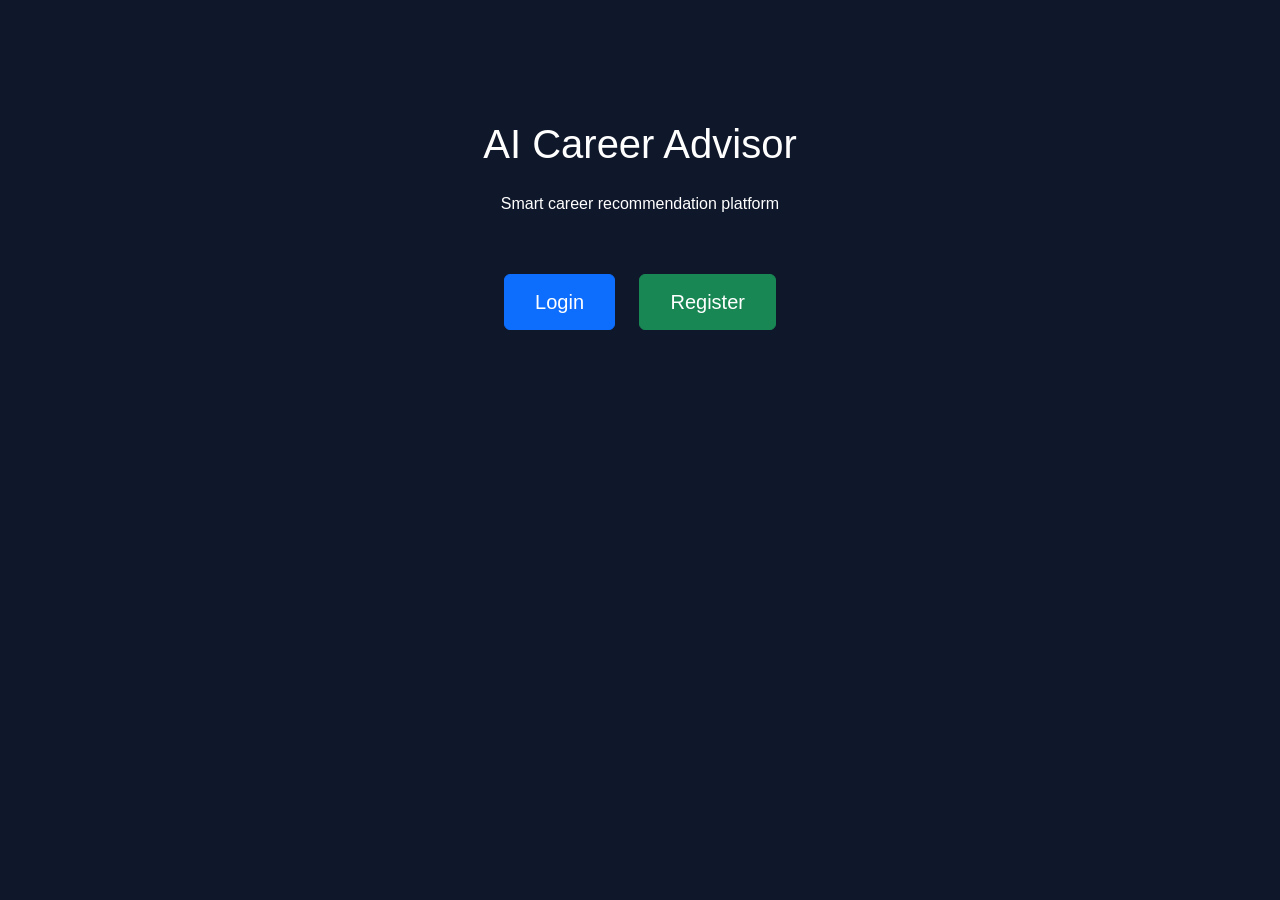
<file: templates/index.html>
<!DOCTYPE html>
<html>

<head>

    <title>AI Career Advisor</title>

    <meta charset="UTF-8">

    <meta name="viewport"
          content="width=device-width, initial-scale=1">

    <link
        href="https://cdn.jsdelivr.net/npm/bootstrap@5.3.3/dist/css/bootstrap.min.css"
        rel="stylesheet"
    >

    <style>

        body{
            background-color: #0f172a;
            color: white;
            text-align: center;
            font-family: Arial;
        }

        .hero{
            margin-top: 120px;
        }

        .btn-custom{
            padding: 12px 30px;
            margin: 10px;
            font-size: 20px;
        }

    </style>

    <link
    href="https://fonts.googleapis.com/css2?family=Outfit:wght@300;400;500;600;700;800&display=swap"
    rel="stylesheet"
    />

</head>

<body>

<div class="hero">

    <h1>

        AI Career Advisor

    </h1>

    <p class="mt-4">

        Smart career recommendation platform

    </p>

    <div class="mt-5">

        <a href="/login"
           class="btn btn-primary btn-custom">

            Login

        </a>

        <a href="/register"
           class="btn btn-success btn-custom">

            Register

        </a>

    </div>

</div>

</body>
</html>
</file>
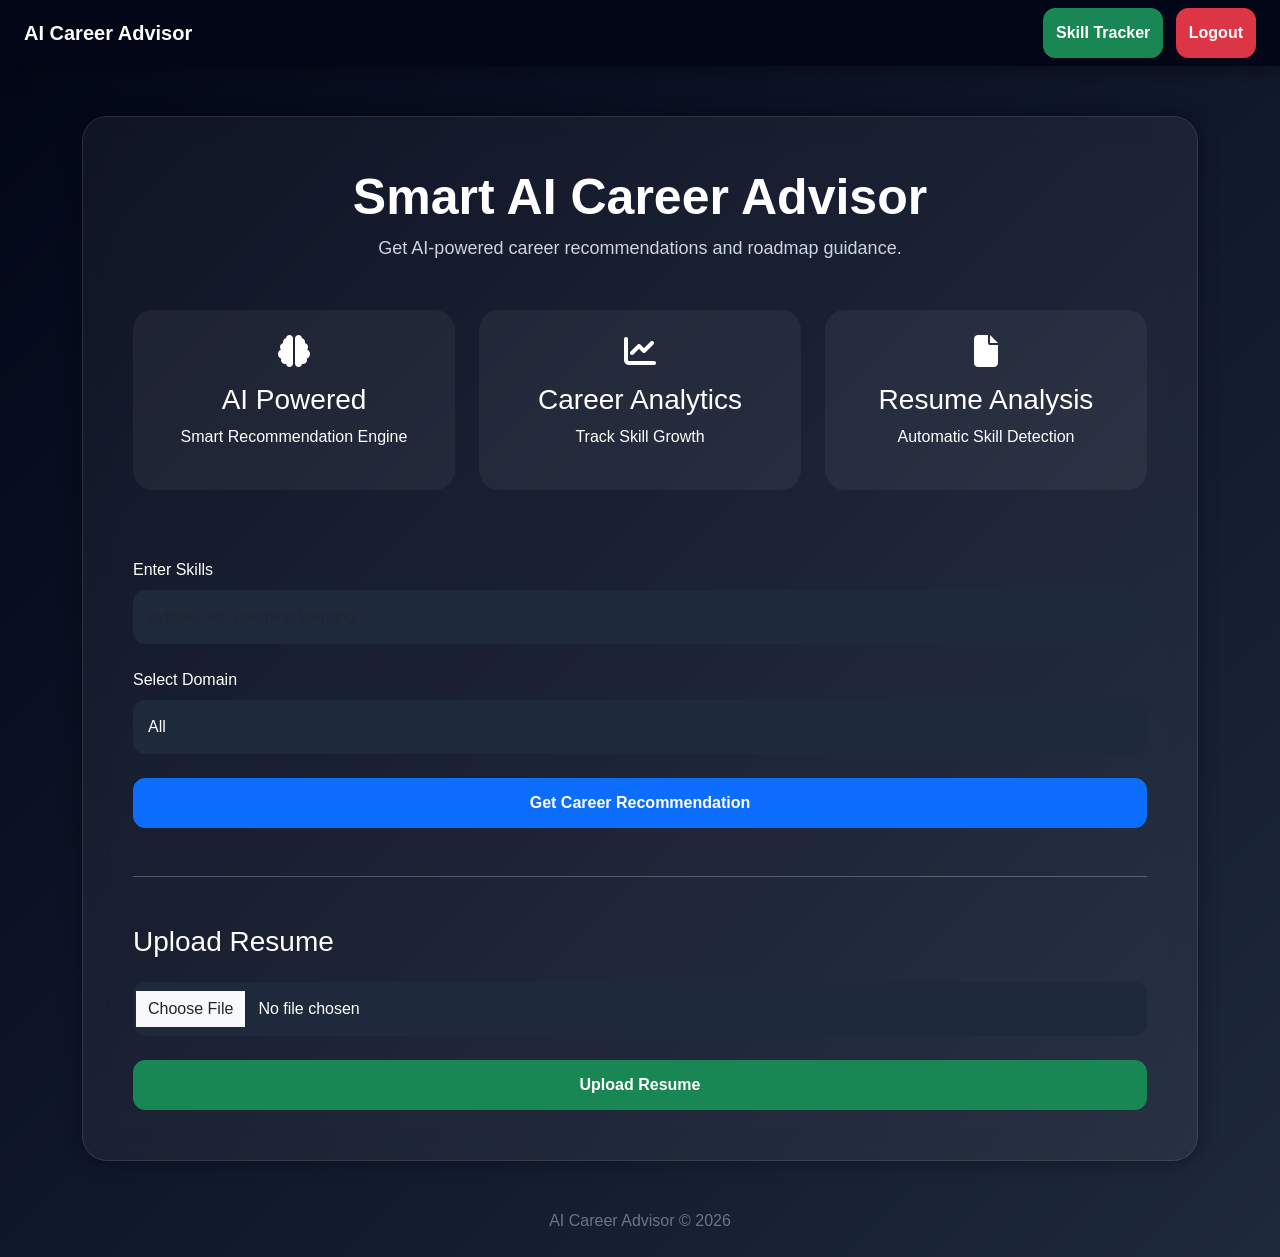
<file: templates/dashboard.html>
<!DOCTYPE html>
<html>

<head>

    <title>AI Career Dashboard</title>

    <link
        href="https://cdn.jsdelivr.net/npm/bootstrap@5.3.3/dist/css/bootstrap.min.css"
        rel="stylesheet"
    >

    <link
        rel="stylesheet"
        href="https://cdnjs.cloudflare.com/ajax/libs/font-awesome/6.5.2/css/all.min.css"
    >

    <link
    href="https://fonts.googleapis.com/css2?family=Outfit:wght@300;400;500;600;700;800&display=swap"
    rel="stylesheet"
    />

    <style>

        body{

            background:
            linear-gradient(
                135deg,
                #020617,
                #0f172a,
                #1e293b
            );

            color:white;

            min-height:100vh;

            font-family:'Poppins', sans-serif;
        }

        .navbar{

            background:#020617;

            box-shadow:0px 0px 20px rgba(0,0,0,0.5);
        }

        .main-box{

            background:rgba(255,255,255,0.05);

            backdrop-filter:blur(15px);

            border:1px solid rgba(255,255,255,0.1);

            padding:50px;

            border-radius:25px;

            margin-top:50px;

            box-shadow:0px 0px 20px rgba(0,0,0,0.4);
        }

        .main-box:hover{

            transform:translateY(-5px);

            transition:0.3s;
        }

        .title{

            font-size:50px;

            font-weight:700;
        }

        .subtitle{

            color:#cbd5e1;

            font-size:18px;
        }

        .card-box{

            background:rgba(255,255,255,0.05);

            padding:25px;

            border-radius:20px;

            text-align:center;

            margin-bottom:20px;

            transition:0.3s;
        }

        .card-box:hover{

            transform:translateY(-5px);

            box-shadow:0px 10px 25px rgba(59,130,246,0.3);
        }

        .form-control,
        .form-select{

            background:#1e293b;

            border:none;

            color:white;

            padding:15px;

            border-radius:12px;
        }

        .form-control:focus,
        .form-select:focus{

            background:#1e293b;

            color:white;

            border:1px solid #3b82f6;

            box-shadow:none;
        }

        .btn{

            border-radius:12px;

            padding:12px;

            font-weight:600;

            transition:0.3s;
        }

        .btn:hover{

            transform:scale(1.03);
        }

    </style>

</head>

<body>

<!-- NAVBAR -->

<nav class="navbar navbar-dark px-4">

    <a class="navbar-brand fw-bold">

        AI Career Advisor

    </a>

    <div>

        <a
            href="/tracker"

            class="btn btn-success me-2"
        >

            Skill Tracker

        </a>

        <a
            href="/logout"

            class="btn btn-danger"
        >

            Logout

        </a>

    </div>

</nav>

<div class="container">

    <div class="main-box">

        <h1 class="title text-center">

            Smart AI Career Advisor

        </h1>

        <p class="subtitle text-center mb-5">

            Get AI-powered career recommendations and roadmap guidance.

        </p>

        <!-- STATS -->

        <div class="row mb-5">

            <div class="col-md-4">

                <div class="card-box">

                    <i class="fa-solid fa-brain fa-2x mb-3"></i>

                    <h3>AI Powered</h3>

                    <p>Smart Recommendation Engine</p>

                </div>

            </div>

            <div class="col-md-4">

                <div class="card-box">

                    <i class="fa-solid fa-chart-line fa-2x mb-3"></i>

                    <h3>Career Analytics</h3>

                    <p>Track Skill Growth</p>

                </div>

            </div>

            <div class="col-md-4">

                <div class="card-box">

                    <i class="fa-solid fa-file fa-2x mb-3"></i>

                    <h3>Resume Analysis</h3>

                    <p>Automatic Skill Detection</p>

                </div>

            </div>

        </div>

        <!-- FORM -->

        <form
            action="/dashboard"
            method="POST"
        >

            <label class="mb-2">

                Enter Skills

            </label>

            <input
                type="text"

                name="skills"

                class="form-control mb-4"

                placeholder="python, sql, machine learning"

                required
            >

            <label class="mb-2">

                Select Domain

            </label>

            <select
                name="domain"

                class="form-select mb-4"
            >

                <option>All</option>

                <option>Artificial Intelligence</option>

                <option>Data Science</option>

                <option>Web Development</option>

                <option>Cyber Security</option>

                <option>Cloud Computing</option>

            </select>

            <button
                type="submit"

                class="btn btn-primary w-100"
            >

                Get Career Recommendation

            </button>

        </form>

        <!-- RESUME -->

        <hr class="my-5">

        <h3 class="mb-4">

            Upload Resume

        </h3>

        <form
            action="/upload_resume"

            method="POST"

            enctype="multipart/form-data"
        >

            <input
                type="file"

                name="resume"

                class="form-control mb-4"

                required
            >

            <button
                type="submit"

                class="btn btn-success w-100"
            >

                Upload Resume

            </button>

        </form>

    </div>

</div>

<footer class="text-center mt-5 mb-4">

    <p class="text-secondary">

        AI Career Advisor © 2026

    </p>

</footer>

</body>
</html>
</file>
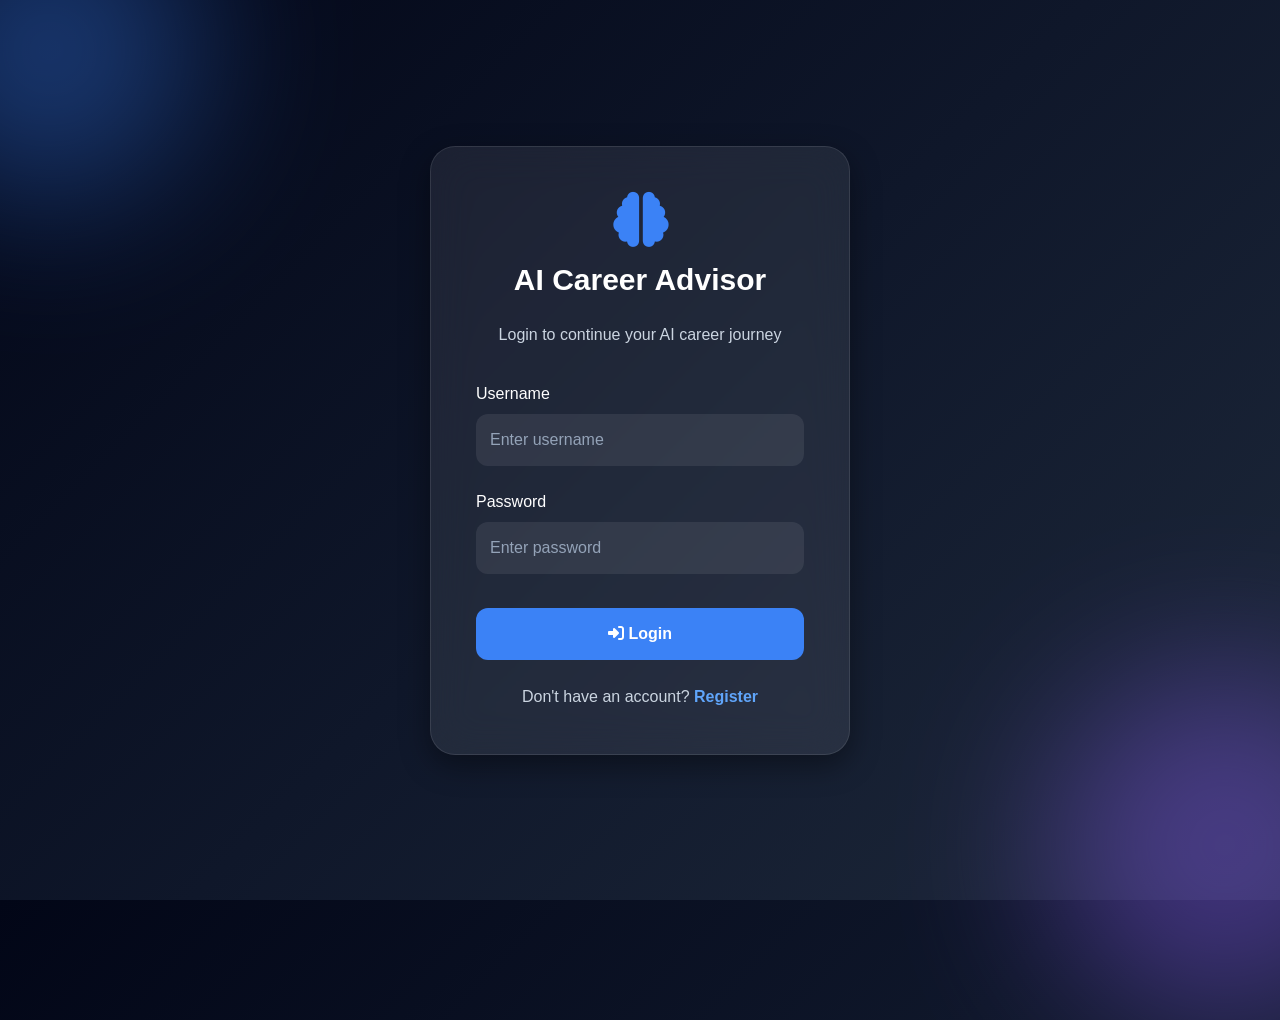
<file: templates/login.html>
<!DOCTYPE html>
<html>

<head>

    <title>Login - AI Career Advisor</title>

    <link
        href="https://cdn.jsdelivr.net/npm/bootstrap@5.3.3/dist/css/bootstrap.min.css"
        rel="stylesheet"
    >

    <link
        rel="stylesheet"
        href="https://cdnjs.cloudflare.com/ajax/libs/font-awesome/6.5.2/css/all.min.css"
    >

    <link
    href="https://fonts.googleapis.com/css2?family=Outfit:wght@300;400;500;600;700;800&display=swap"
    rel="stylesheet"
    />

    <style>

        *{
            margin:0;
            padding:0;
            box-sizing:border-box;
        }

        body{

            font-family:'Poppins', sans-serif;

            background:
            linear-gradient(
                135deg,
                #020617,
                #0f172a,
                #1e293b
            );

            min-height:100vh;

            display:flex;

            justify-content:center;

            align-items:center;

            overflow:hidden;
        }

        .background-circle{

            position:absolute;

            border-radius:50%;

            filter:blur(80px);

            opacity:0.4;
        }

        .circle1{

            width:300px;

            height:300px;

            background:#3b82f6;

            top:-100px;

            left:-100px;
        }

        .circle2{

            width:350px;

            height:350px;

            background:#8b5cf6;

            bottom:-120px;

            right:-120px;
        }

        .login-card{

            width:420px;

            background:rgba(255,255,255,0.08);

            backdrop-filter:blur(20px);

            border:1px solid rgba(255,255,255,0.1);

            padding:45px;

            border-radius:25px;

            box-shadow:0px 10px 30px rgba(0,0,0,0.4);

            z-index:10;

            animation:fadeIn 1s ease;
        }

        @keyframes fadeIn{

            from{

                opacity:0;

                transform:translateY(20px);
            }

            to{

                opacity:1;

                transform:translateY(0px);
            }
        }

        .logo{

            text-align:center;

            margin-bottom:25px;
        }

        .logo i{

            font-size:55px;

            color:#3b82f6;
        }

        .logo h1{

            color:white;

            margin-top:15px;

            font-size:30px;

            font-weight:700;
        }

        .subtitle{

            text-align:center;

            color:#cbd5e1;

            margin-bottom:35px;
        }

        .form-label{

            color:white;

            margin-bottom:8px;
        }

        .form-control{

            background:rgba(255,255,255,0.08);

            border:none;

            color:white;

            padding:14px;

            border-radius:12px;
        }

        .form-control:focus{

            background:rgba(255,255,255,0.1);

            color:white;

            border:1px solid #3b82f6;

            box-shadow:none;
        }

        .form-control::placeholder{

            color:#94a3b8;
        }

        .btn-login{

            width:100%;

            background:#3b82f6;

            border:none;

            padding:14px;

            border-radius:12px;

            font-weight:600;

            margin-top:10px;

            transition:0.3s;
        }

        .btn-login:hover{

            background:#2563eb;

            transform:scale(1.02);
        }

        .bottom-text{

            text-align:center;

            margin-top:25px;

            color:#cbd5e1;
        }

        .bottom-text a{

            color:#60a5fa;

            text-decoration:none;

            font-weight:600;
        }

        .bottom-text a:hover{

            text-decoration:underline;
        }

    </style>

</head>

<body>

<!-- BACKGROUND EFFECTS -->

<div class="background-circle circle1"></div>

<div class="background-circle circle2"></div>

<!-- LOGIN CARD -->

<div class="login-card">

    <div class="logo">

        <i class="fa-solid fa-brain"></i>

        <h1>

            AI Career Advisor

        </h1>

    </div>

    <p class="subtitle">

        Login to continue your AI career journey

    </p>

    <form
        method="POST"
    >

        <!-- USERNAME -->

        <div class="mb-4">

            <label class="form-label">

                Username

            </label>

            <input
                type="text"

                name="username"

                class="form-control"

                placeholder="Enter username"

                required
            >

        </div>

        <!-- PASSWORD -->

        <div class="mb-4">

            <label class="form-label">

                Password

            </label>

            <input
                type="password"

                name="password"

                class="form-control"

                placeholder="Enter password"

                required
            >

        </div>

        <!-- BUTTON -->

        <button
            type="submit"

            class="btn btn-primary btn-login"
        >

            <i class="fa-solid fa-right-to-bracket"></i>

            Login

        </button>

    </form>

    <!-- REGISTER -->

    <div class="bottom-text">

        Don't have an account?

        <a href="/register">

            Register

        </a>

    </div>

</div>

</body>
</html>
</file>
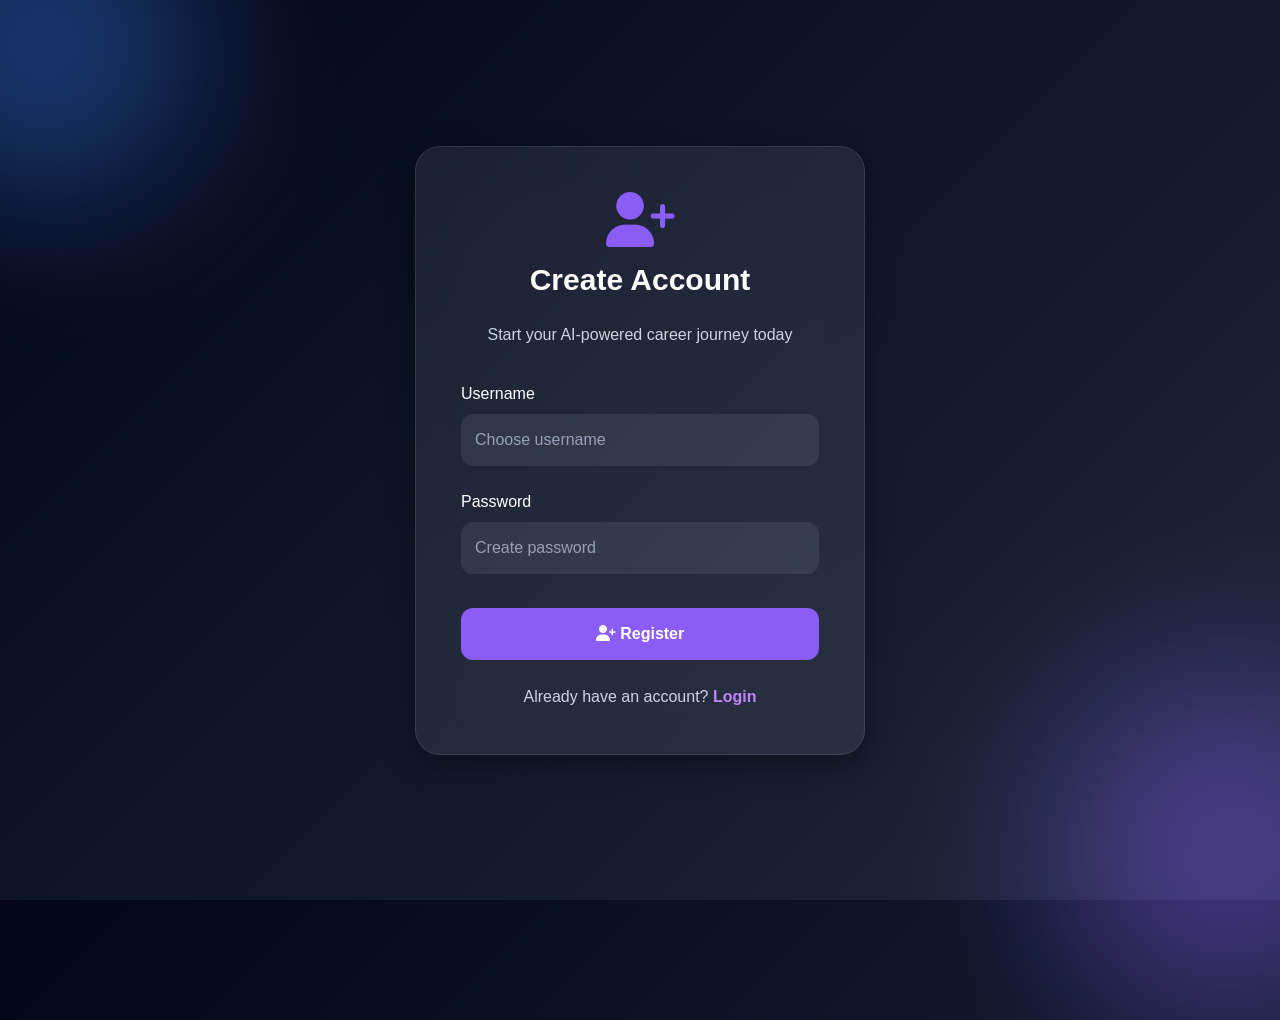
<file: templates/register.html>
<!DOCTYPE html>
<html>

<head>

    <title>Register - AI Career Advisor</title>

    <link
        href="https://cdn.jsdelivr.net/npm/bootstrap@5.3.3/dist/css/bootstrap.min.css"
        rel="stylesheet"
    >

    <link
        rel="stylesheet"
        href="https://cdnjs.cloudflare.com/ajax/libs/font-awesome/6.5.2/css/all.min.css"
    >

    <link
    href="https://fonts.googleapis.com/css2?family=Outfit:wght@300;400;500;600;700;800&display=swap"
    rel="stylesheet"
    />

    <style>

        *{
            margin:0;
            padding:0;
            box-sizing:border-box;
        }

        body{

            font-family:'Poppins', sans-serif;

            background:
            linear-gradient(
                135deg,
                #020617,
                #0f172a,
                #1e293b
            );

            min-height:100vh;

            display:flex;

            justify-content:center;

            align-items:center;

            overflow:hidden;
        }

        .background-circle{

            position:absolute;

            border-radius:50%;

            filter:blur(80px);

            opacity:0.4;
        }

        .circle1{

            width:320px;

            height:320px;

            background:#3b82f6;

            top:-120px;

            left:-120px;
        }

        .circle2{

            width:350px;

            height:350px;

            background:#8b5cf6;

            bottom:-120px;

            right:-120px;
        }

        .register-card{

            width:450px;

            background:rgba(255,255,255,0.08);

            backdrop-filter:blur(20px);

            border:1px solid rgba(255,255,255,0.1);

            padding:45px;

            border-radius:25px;

            box-shadow:0px 10px 30px rgba(0,0,0,0.4);

            z-index:10;

            animation:fadeIn 1s ease;
        }

        @keyframes fadeIn{

            from{

                opacity:0;

                transform:translateY(20px);
            }

            to{

                opacity:1;

                transform:translateY(0px);
            }
        }

        .logo{

            text-align:center;

            margin-bottom:25px;
        }

        .logo i{

            font-size:55px;

            color:#8b5cf6;
        }

        .logo h1{

            color:white;

            margin-top:15px;

            font-size:30px;

            font-weight:700;
        }

        .subtitle{

            text-align:center;

            color:#cbd5e1;

            margin-bottom:35px;
        }

        .form-label{

            color:white;

            margin-bottom:8px;
        }

        .form-control{

            background:rgba(255,255,255,0.08);

            border:none;

            color:white;

            padding:14px;

            border-radius:12px;
        }

        .form-control:focus{

            background:rgba(255,255,255,0.1);

            color:white;

            border:1px solid #8b5cf6;

            box-shadow:none;
        }

        .form-control::placeholder{

            color:#94a3b8;
        }

        .btn-register{

            width:100%;

            background:#8b5cf6;

            border:none;

            padding:14px;

            border-radius:12px;

            font-weight:600;

            margin-top:10px;

            transition:0.3s;
        }

        .btn-register:hover{

            background:#7c3aed;

            transform:scale(1.02);
        }

        .bottom-text{

            text-align:center;

            margin-top:25px;

            color:#cbd5e1;
        }

        .bottom-text a{

            color:#c084fc;

            text-decoration:none;

            font-weight:600;
        }

        .bottom-text a:hover{

            text-decoration:underline;
        }

    </style>

</head>

<body>

<!-- BACKGROUND EFFECTS -->

<div class="background-circle circle1"></div>

<div class="background-circle circle2"></div>

<!-- REGISTER CARD -->

<div class="register-card">

    <div class="logo">

        <i class="fa-solid fa-user-plus"></i>

        <h1>

            Create Account

        </h1>

    </div>

    <p class="subtitle">

        Start your AI-powered career journey today

    </p>

    <form
        method="POST"
    >

        <!-- USERNAME -->

        <div class="mb-4">

            <label class="form-label">

                Username

            </label>

            <input
                type="text"

                name="username"

                class="form-control"

                placeholder="Choose username"

                required
            >

        </div>

        <!-- PASSWORD -->

        <div class="mb-4">

            <label class="form-label">

                Password

            </label>

            <input
                type="password"

                name="password"

                class="form-control"

                placeholder="Create password"

                required
            >

        </div>

        <!-- BUTTON -->

        <button
            type="submit"

            class="btn btn-primary btn-register"
        >

            <i class="fa-solid fa-user-plus"></i>

            Register

        </button>

    </form>

    <!-- LOGIN -->

    <div class="bottom-text">

        Already have an account?

        <a href="/login">

            Login

        </a>

    </div>

</div>

</body>
</html>
</file>
